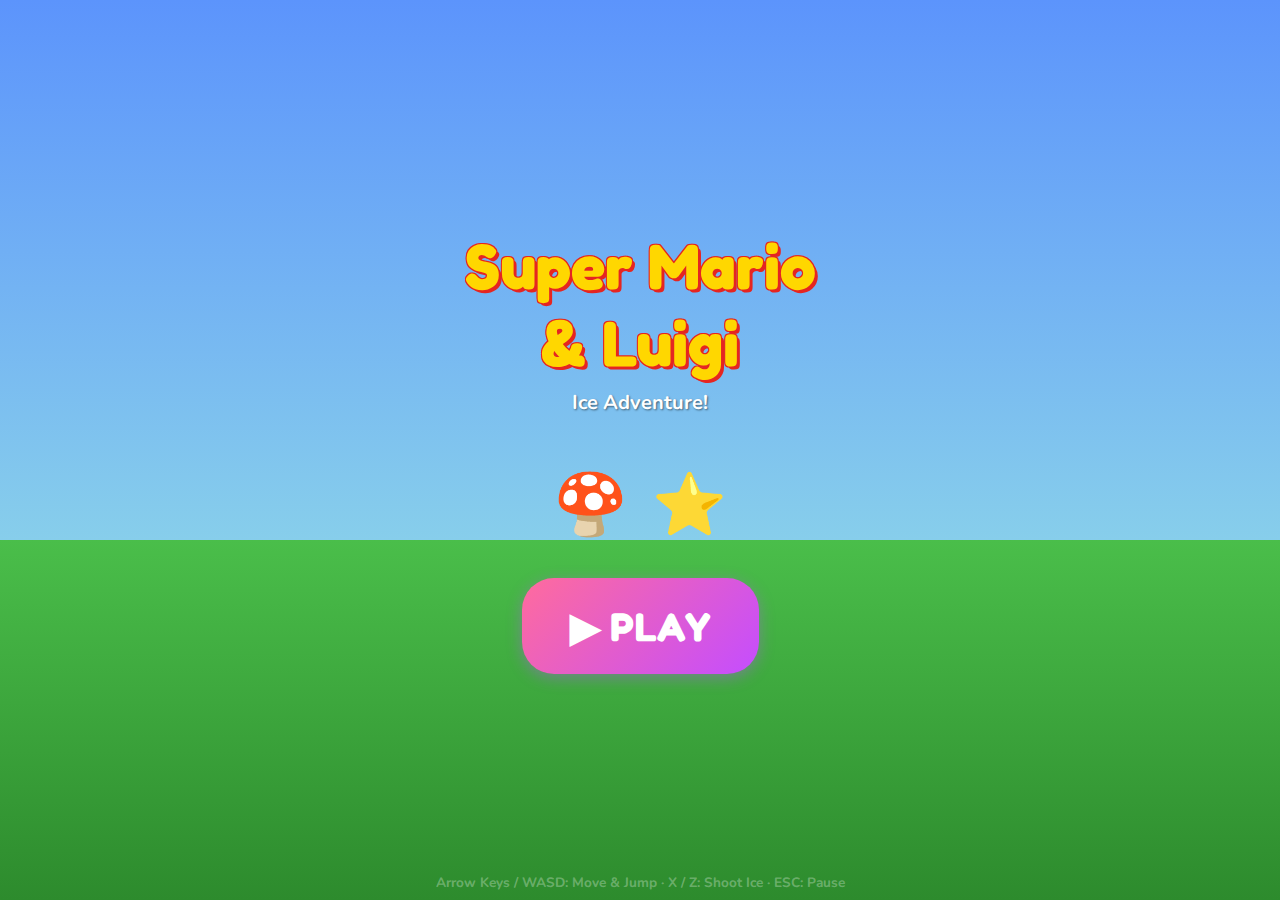
<file: games/mario-adventure/index.html>
<!DOCTYPE html>
<html lang="en">
<head>
  <meta charset="UTF-8">
  <meta name="viewport" content="width=device-width, initial-scale=1.0, user-scalable=no">
  <title>Mario Adventure - Kids Games</title>

  <!-- Shared CSS -->
  <link rel="stylesheet" href="../../shared/css/reset.css">
  <link rel="stylesheet" href="../../shared/css/base.css">
  <link rel="stylesheet" href="../../shared/css/animations.css">
  <link rel="stylesheet" href="../../shared/css/components.css">

  <!-- Game CSS -->
  <link rel="stylesheet" href="style.css">
</head>
<body>
  <div class="game-container">
    <!-- Canvas -->
    <canvas id="gameCanvas"></canvas>

    <!-- ===== TITLE SCREEN ===== -->
    <div id="screen-title" class="game-screen title-bg active">
      <div class="title-logo">Super Mario<br>& Luigi</div>
      <div class="title-sub">Ice Adventure!</div>
      <div class="title-characters">
        <span>🍄</span>
        <span>⭐</span>
      </div>
      <button id="btnPlay" class="btn btn-primary btn-large animate-pulse">▶ PLAY</button>
      <div id="controlsHintKeyboard" class="controls-hint">
        Arrow Keys / WASD: Move &amp; Jump · X / Z: Shoot Ice · ESC: Pause
      </div>
      <div id="controlsHintTouch" class="controls-hint" style="display:none;">
        Tap controls appear during gameplay
      </div>
    </div>

    <!-- ===== CHARACTER SELECT ===== -->
    <div id="screen-characterSelect" class="game-screen char-select-bg">
      <h2 class="char-title">Choose Your Hero!</h2>
      <div class="char-grid">
        <button id="btnMario" class="char-card char-card-mario">
          <div class="char-avatar">🧑‍🔧</div>
          <div class="char-name">Mario</div>
          <div class="char-trait">Balanced &amp; Brave</div>
        </button>
        <button id="btnLuigi" class="char-card char-card-luigi">
          <div class="char-avatar">🧑‍🔧</div>
          <div class="char-name">Luigi</div>
          <div class="char-trait">Jumps Higher!</div>
        </button>
      </div>
    </div>

    <!-- ===== LEVEL SELECT ===== -->
    <div id="screen-levelSelect" class="game-screen level-select-bg">
      <h2 class="level-select-title">Select a Level</h2>
      <div id="levelGrid"></div>
      <button id="btnBackToChars" class="btn-back-levels">← Back</button>
    </div>

    <!-- ===== PLAYING (empty - canvas renders the game) ===== -->
    <div id="screen-playing" class="game-screen" style="background:transparent; pointer-events:none;">
    </div>

    <!-- ===== HUD OVERLAY ===== -->
    <div id="hudOverlay" class="hud-overlay" style="display:none;">
      <div class="hud-left">
        <span id="hudLives">❤️❤️❤️</span>
        <span id="hudCoins">🪙 0</span>
      </div>
      <div class="hud-center">
        <span id="hudPower" style="display:none;"></span>
      </div>
      <div class="hud-right">
        <button id="btnPause">⏸</button>
        <span id="hudScore">Score: 0</span>
      </div>
    </div>

    <!-- ===== TOUCH CONTROLS ===== -->
    <div id="touchControls" class="touch-controls" style="display:none;">
      <div class="touch-dpad">
        <button id="touchLeft" class="touch-btn">◀</button>
        <button id="touchRight" class="touch-btn">▶</button>
      </div>
      <div class="touch-buttons">
        <button id="touchIce" class="touch-btn touch-btn-ice">❄</button>
        <button id="touchJump" class="touch-btn touch-btn-jump">▲</button>
      </div>
    </div>

    <!-- ===== PAUSED ===== -->
    <div id="screen-paused" class="game-screen pause-screen">
      <h2 class="pause-title">⏸ Paused</h2>
      <div class="pause-buttons">
        <button id="btnResume" class="btn btn-primary">▶ Resume</button>
        <button id="btnQuitLevel" class="btn btn-water">← Quit to Levels</button>
      </div>
    </div>

    <!-- ===== LEVEL COMPLETE ===== -->
    <div id="screen-complete" class="game-screen result-screen">
      <h2 id="completeTitle" class="result-title">Level Complete!</h2>
      <div id="completeStars" class="result-stars">★★☆</div>
      <div class="result-stats">
        <span id="completeCoins">Coins: 0 / 0</span>
        <span id="completeEnemies">Enemies: 0 / 0</span>
        <span id="completeTime">Time: 0s</span>
        <span id="completeScore">Score: 0</span>
      </div>
      <div class="result-buttons">
        <button id="btnNextLevel" class="btn btn-primary">Next Level ▶</button>
        <button id="btnBackToLevels" class="btn btn-water">← Levels</button>
      </div>
    </div>

    <!-- ===== GAME OVER ===== -->
    <div id="screen-gameover" class="game-screen result-screen">
      <h2 class="result-title">Oh No!</h2>
      <div style="font-size: 56px; margin-bottom: var(--space-lg);">😢</div>
      <div class="result-stats">
        <span>You can do it! Try again!</span>
        <span id="gameOverCoins">Coins collected: 0</span>
      </div>
      <div class="result-buttons">
        <button id="btnRetry" class="btn btn-primary btn-large">🔄 Try Again!</button>
        <button id="btnGoToLevels" class="btn btn-water">← Levels</button>
      </div>
    </div>
  </div>

  <!-- Shared JS -->
  <script src="../../shared/js/utils.js"></script>
  <script src="../../shared/js/audio.js"></script>
  <script src="../../shared/js/storage.js"></script>

  <!-- Game JS -->
  <script src="levels.js"></script>
  <script src="game.js"></script>
</body>
</html>
</file>
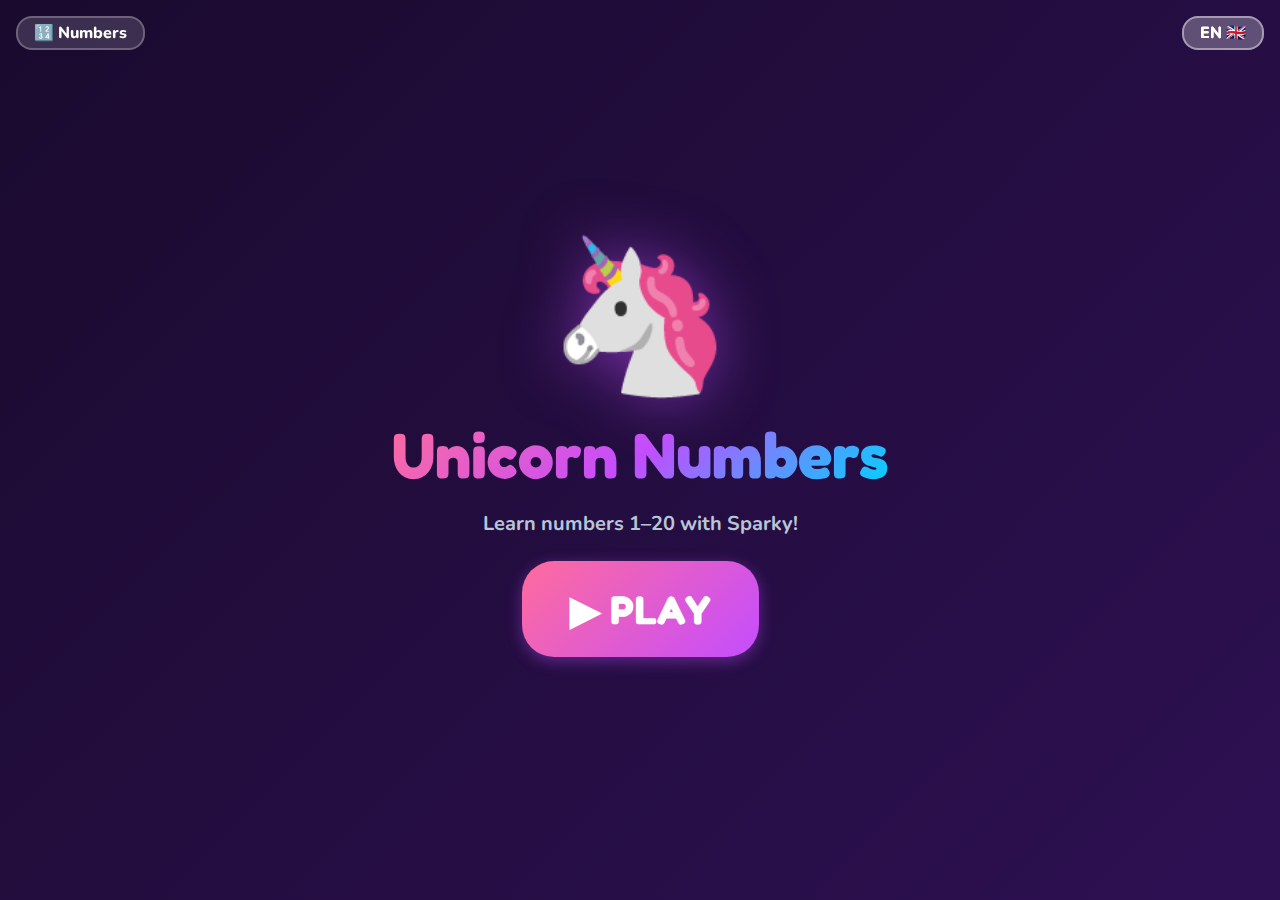
<file: games/unicorn-numbers/index.html>
<!DOCTYPE html>
<html lang="en">
<head>
  <meta charset="UTF-8">
  <meta name="viewport" content="width=device-width, initial-scale=1.0, user-scalable=no">
  <title>Unicorn Numbers 🦄</title>

  <!-- Shared CSS -->
  <link rel="stylesheet" href="../../shared/css/reset.css">
  <link rel="stylesheet" href="../../shared/css/base.css">
  <link rel="stylesheet" href="../../shared/css/animations.css">
  <link rel="stylesheet" href="../../shared/css/components.css">

  <!-- Game CSS -->
  <link rel="stylesheet" href="style.css">
</head>
<body>
  <div class="game-container" data-power="fire">
    <!-- Particle overlay -->
    <canvas class="particle-canvas"></canvas>

    <!-- ===== MODE SELECT SCREEN ===== -->
    <div class="screen mode-select-screen active">
      <button class="btn-lang btn-lang-mode" title="Switch language">EN 🇬🇧</button>
      <div class="title-unicorn">🦄</div>
      <h2 class="mode-select-title">What do you want to learn?</h2>
      <div class="mode-cards">
        <div class="card mode-card" data-mode="numbers">
          <div class="mode-card-icon">🔢</div>
          <div class="mode-card-label">Numbers</div>
        </div>
        <div class="card mode-card" data-mode="hebrew-letters">
          <div class="mode-card-icon">אב</div>
          <div class="mode-card-label">Letters</div>
        </div>
      </div>
    </div>

    <!-- ===== TITLE SCREEN ===== -->
    <div class="screen title-screen">
      <button class="btn-lang" title="Switch language">EN 🇬🇧</button>
      <button class="btn-mode-switch" title="Switch mode">🔢 Numbers</button>
      <div class="title-unicorn">🦄</div>
      <h1 class="title-text">Unicorn Numbers</h1>
      <p class="title-subtitle">Learn numbers 1–20 with Sparky!</p>
      <button class="btn btn-primary btn-large btn-play">▶ PLAY</button>
      <div class="btn-continue-wrapper" style="display: none;">
        <button class="btn btn-primary btn-continue">▶ Continue</button>
        <span class="continue-info"></span>
      </div>
    </div>

    <!-- ===== POWER SELECT SCREEN ===== -->
    <div class="screen power-select-screen">
      <a class="btn-back" href="#">←</a>
      <h2 class="power-select-title">Choose Your Power!</h2>
      <div class="power-cards">
        <div class="card power-card fire" data-power="fire">
          <div class="power-card-icon">🔥</div>
          <div class="power-card-label">Fire</div>
        </div>
        <div class="card power-card water" data-power="water">
          <div class="power-card-icon">💧</div>
          <div class="power-card-label">Water</div>
        </div>
      </div>
    </div>

    <!-- ===== GAME SCREEN ===== -->
    <div class="screen game-screen">
      <!-- HUD -->
      <div class="hud game-hud">
        <div class="hud-group">
          <a class="btn-back" href="#" style="position:static;width:36px;height:36px;">←</a>
          <span class="level-label">Level 1</span>
        </div>
        <div class="progress-bar">
          <div class="progress-fill" style="width: 0%"></div>
        </div>
        <div class="hud-group">
          <span class="star-counter">⭐ 0</span>
          <button class="power-toggle" style="display: none;">🔥</button>
          <button class="btn-lang btn-lang-hud" title="Switch language">EN</button>
        </div>
      </div>

      <!-- Sparky -->
      <div class="sparky-section">
        <div class="sparky fire-glow">🦄</div>
      </div>

      <!-- Prompt -->
      <div class="prompt fire">
        Find number <span class="prompt-number">?</span>!
      </div>

      <!-- Target grid -->
      <div class="target-grid"></div>
    </div>

    <!-- ===== LEVEL COMPLETE SCREEN ===== -->
    <div class="screen level-complete-screen">
      <div class="level-complete-unicorn">🦄</div>
      <h2 class="level-complete-title">Level Complete!</h2>
      <div class="level-stars"></div>
      <button class="btn btn-primary btn-large btn-next-level">▶ Next Level!</button>
    </div>

    <!-- ===== GAME COMPLETE SCREEN ===== -->
    <div class="screen game-complete-screen">
      <div class="level-complete-unicorn">🦄</div>
      <h2 class="game-complete-title"></h2>
      <p class="game-complete-subtitle"></p>
      <div class="number-rainbow"></div>
      <p class="total-stars">⭐ 0 Stars Earned!</p>
      <div style="display: flex; gap: var(--space-md); flex-wrap: wrap; justify-content: center;">
        <button class="btn btn-primary btn-large btn-play-again">🔄 Play Again</button>
        <button class="btn btn-primary btn-home">🏠 Home</button>
      </div>
    </div>
  </div>

  <!-- Shared JS -->
  <script src="../../shared/js/utils.js"></script>
  <script src="../../shared/js/audio.js"></script>
  <script src="../../shared/js/particles.js"></script>
  <script src="../../shared/js/storage.js"></script>

  <!-- Game JS -->
  <script src="modes.js"></script>
  <script src="levels.js"></script>
  <script src="game.js"></script>
</body>
</html>
</file>
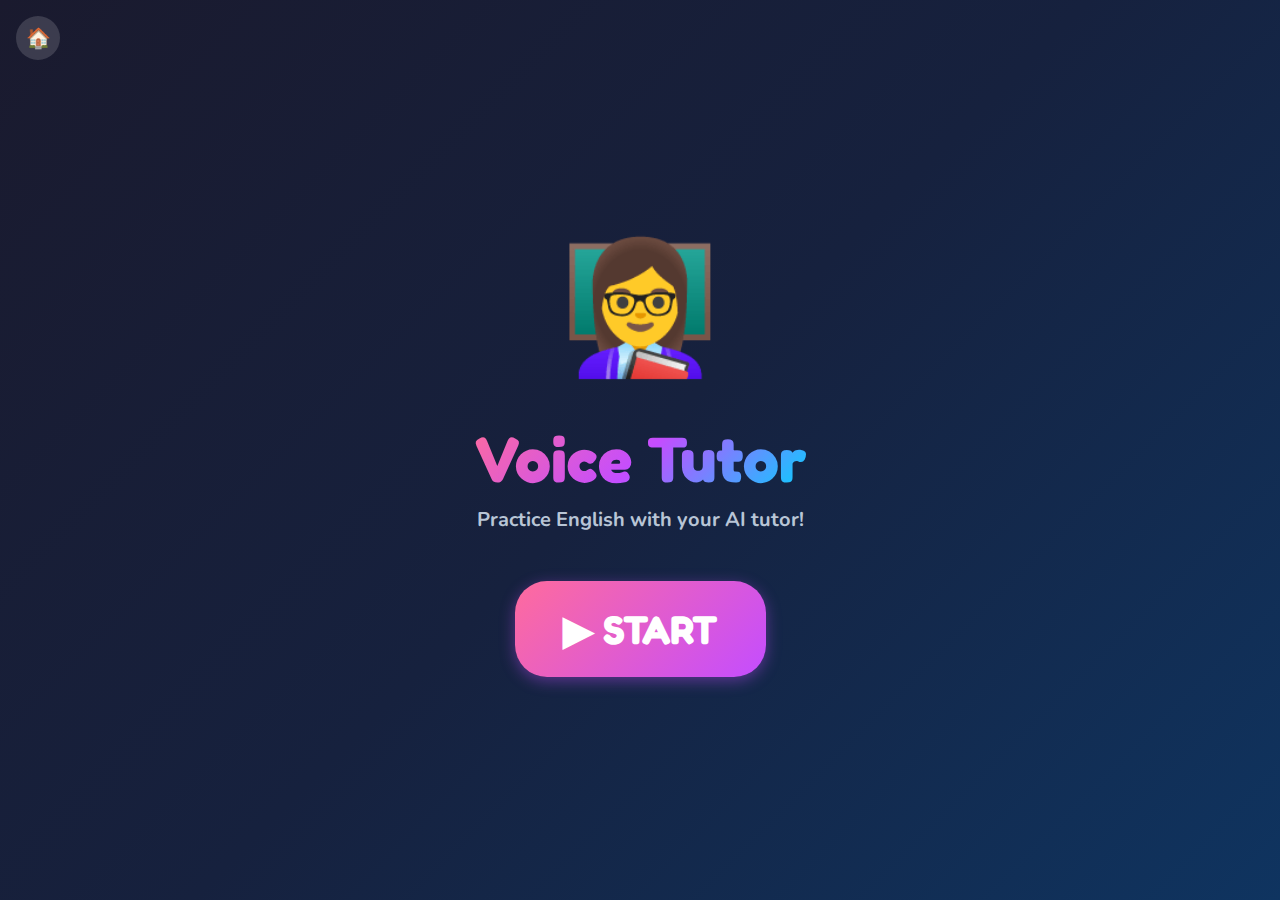
<file: games/voice-tutor/index.html>
<!DOCTYPE html>
<html lang="en">
<head>
  <meta charset="UTF-8">
  <meta name="viewport" content="width=device-width, initial-scale=1.0, user-scalable=no">
  <title>Voice Tutor 👩‍🏫</title>

  <!-- Shared CSS -->
  <link rel="stylesheet" href="../../shared/css/reset.css">
  <link rel="stylesheet" href="../../shared/css/base.css">
  <link rel="stylesheet" href="../../shared/css/animations.css">
  <link rel="stylesheet" href="../../shared/css/components.css">

  <!-- Game CSS -->
  <link rel="stylesheet" href="style.css">
</head>
<body>
  <div class="game-container">
    <!-- Particle overlay -->
    <canvas class="particle-canvas"></canvas>

    <!-- ===== WELCOME SCREEN ===== -->
    <div class="screen welcome-screen active">
      <button class="btn-back" onclick="window.location.href='../../index.html'" title="Home">🏠</button>
      <div class="tutor-emoji animate-float">👩‍🏫</div>
      <h1 class="welcome-title">Voice Tutor</h1>
      <p class="welcome-subtitle">Practice English with your AI tutor!</p>
      <button class="btn btn-primary btn-large start-btn animate-bounce-in" style="animation-delay: 0.3s">
        ▶ START
      </button>
    </div>

    <!-- ===== SETUP SCREEN (for parent) ===== -->
    <div class="screen setup-screen">
      <button class="btn-back setup-back-btn" title="Back">←</button>
      <h2 class="setup-title">Choose a Focus</h2>

      <div class="focus-grid">
        <div class="card focus-card" data-focus="vocabulary">
          <div class="focus-icon">📚</div>
          <div class="focus-label">Vocabulary</div>
          <div class="focus-desc">Learn new words by theme</div>
        </div>
        <div class="card focus-card" data-focus="conversation">
          <div class="focus-icon">💬</div>
          <div class="focus-label">Conversation</div>
          <div class="focus-desc">Practice everyday talking</div>
        </div>
        <div class="card focus-card" data-focus="storytelling">
          <div class="focus-icon">📖</div>
          <div class="focus-label">Storytelling</div>
          <div class="focus-desc">Create stories together</div>
        </div>
        <div class="card focus-card" data-focus="pronunciation">
          <div class="focus-icon">🗣️</div>
          <div class="focus-label">Pronunciation</div>
          <div class="focus-desc">Practice tricky sounds</div>
        </div>
      </div>

      <!-- Vocabulary theme sub-selector (hidden until vocabulary is chosen) -->
      <div class="theme-selector hidden">
        <h3 class="theme-title">Pick a Theme</h3>
        <div class="theme-chips">
          <button class="chip" data-theme="nouns">🎒 Classroom</button>
          <button class="chip" data-theme="verbs">🏃 Actions</button>
          <button class="chip" data-theme="adjectives">🎨 Colors & Sizes</button>
          <button class="chip" data-theme="phrases">👋 Phrases</button>
        </div>
      </div>

      <!-- Conversation topic sub-selector (hidden until conversation is chosen) -->
      <div class="topic-selector hidden">
        <h3 class="theme-title">Pick a Topic</h3>
        <div class="topic-chips">
          <button class="chip" data-topic="ai">✨ Let Me Find Out</button>
          <button class="chip" data-topic="pokemons">⚡ Pokemons</button>
          <button class="chip" data-topic="ninjago">🥷 Ninjago</button>
          <button class="chip" data-topic="space">🚀 Space</button>
          <button class="chip" data-topic="robots">🤖 Robots</button>
        </div>
      </div>

      <!-- Duration picker -->
      <div class="duration-picker hidden">
        <h3 class="duration-title">Session Length</h3>
        <div class="duration-chips">
          <button class="chip duration-chip" data-duration="5">5 min</button>
          <button class="chip duration-chip active" data-duration="10">10 min</button>
          <button class="chip duration-chip" data-duration="15">15 min</button>
        </div>
      </div>

      <button class="btn btn-primary btn-large begin-btn hidden">
        🎤 Begin Session
      </button>
    </div>

    <!-- ===== CONNECTING SCREEN ===== -->
    <div class="screen connecting-screen">
      <div class="connecting-spinner animate-spin"></div>
      <p class="connecting-text">Connecting to your tutor...</p>
      <p class="connecting-subtext">Please allow microphone access</p>

      <!-- Mic denied state (hidden by default) -->
      <div class="mic-denied hidden">
        <div class="mic-denied-icon">🎤</div>
        <p class="mic-denied-text">We need your microphone to talk!</p>
        <button class="btn btn-primary retry-mic-btn">Try Again</button>
      </div>

      <!-- Connection error state (hidden by default) -->
      <div class="connect-error hidden">
        <div class="connect-error-icon">📡</div>
        <p class="connect-error-text">Couldn't connect. Check your internet.</p>
        <p class="connect-error-detail"></p>
        <div class="connect-error-actions">
          <button class="btn btn-primary retry-connect-btn">Retry</button>
          <button class="btn btn-secondary home-btn">Home</button>
        </div>
      </div>
    </div>

    <!-- ===== CONVERSATION SCREEN ===== -->
    <div class="screen conversation-screen">
      <!-- HUD -->
      <div class="hud">
        <div class="hud-group">
          <button class="btn-icon end-session-btn" title="End session">✕</button>
        </div>
        <div class="hud-group">
          <span class="timer">10:00</span>
        </div>
        <div class="hud-group">
          <button class="btn-icon mute-btn" title="Mute">🎤</button>
        </div>
      </div>

      <!-- Tutor avatar -->
      <div class="tutor-avatar-area">
        <div class="tutor-avatar">
          <div class="avatar-ring"></div>
          <div class="avatar-face">👩‍🏫</div>
        </div>
        <p class="tutor-status">Ready</p>
      </div>

      <!-- Text prompt area (for vocab words etc) -->
      <div class="prompt-area">
        <p class="prompt-text"></p>
      </div>

      <!-- Mic indicator -->
      <div class="mic-area">
        <div class="mic-indicator">
          <div class="mic-ripple"></div>
          <div class="mic-icon">🎤</div>
        </div>
        <p class="mic-status">Tap to talk</p>
      </div>
    </div>

    <!-- ===== COMPLETE SCREEN ===== -->
    <div class="screen complete-screen">
      <div class="complete-emoji animate-victory">🎉</div>
      <h2 class="complete-title">Great Job!</h2>
      <div class="session-stats">
        <div class="stat">
          <span class="stat-value session-duration-stat">0</span>
          <span class="stat-label">Minutes</span>
        </div>
      </div>
      <div class="session-review" id="sessionReview">
        <!-- Dynamically populated: skill cards with rating, note -->
      </div>
      <p class="review-summary" id="reviewSummary"></p>
      <div class="complete-actions">
        <button class="btn btn-primary btn-large play-again-btn">🔄 Play Again</button>
        <button class="btn btn-secondary home-btn-complete">🏠 Home</button>
      </div>
    </div>
  </div>

  <!-- Shared JS -->
  <script src="../../shared/js/utils.js"></script>
  <script src="../../shared/js/audio.js"></script>
  <script src="../../shared/js/particles.js"></script>
  <script src="../../shared/js/storage.js"></script>
  <script src="../../shared/js/profile.js"></script>
  <script src="../../shared/js/shared-coins.js"></script>
  <script src="../../shared/js/energy.js"></script>

  <!-- Game JS -->
  <script src="gemini-live.js"></script>
  <script src="game.js"></script>
</body>
</html>
</file>
<file: shared/css/base.css>
@import url('https://fonts.googleapis.com/css2?family=Fredoka+One&family=Nunito:wght@600;700;800&display=swap');

:root {
  /* Core palette */
  --color-bg: #1a1a2e;
  --color-surface: #16213e;
  --color-text: #ffffff;
  --color-text-muted: #b8c5d6;

  /* Fire theme */
  --fire-primary: #ff6b35;
  --fire-secondary: #ff9f1c;
  --fire-glow: #ff4500;
  --fire-bg-start: #1a0a00;
  --fire-bg-end: #2d1810;

  /* Water theme */
  --water-primary: #00d4ff;
  --water-secondary: #7b68ee;
  --water-glow: #00ffff;
  --water-bg-start: #000a1a;
  --water-bg-end: #0d1b2a;

  /* Rainbow theme */
  --rainbow-glow: #ff69b4;

  /* UI */
  --radius-sm: 8px;
  --radius-md: 16px;
  --radius-lg: 24px;
  --radius-xl: 32px;
  --radius-round: 50%;

  --shadow-sm: 0 2px 8px rgba(0, 0, 0, 0.2);
  --shadow-md: 0 4px 16px rgba(0, 0, 0, 0.3);
  --shadow-lg: 0 8px 32px rgba(0, 0, 0, 0.4);
  --shadow-glow: 0 0 20px currentColor;

  /* Spacing */
  --space-xs: 4px;
  --space-sm: 8px;
  --space-md: 16px;
  --space-lg: 24px;
  --space-xl: 32px;
  --space-2xl: 48px;

  /* Typography */
  --font-display: 'Fredoka One', cursive;
  --font-body: 'Nunito', sans-serif;

  --text-xs: clamp(0.7rem, 1.5vw, 0.85rem);
  --text-sm: clamp(0.85rem, 2vw, 1rem);
  --text-md: clamp(1rem, 2.5vw, 1.25rem);
  --text-lg: clamp(1.25rem, 3vw, 1.75rem);
  --text-xl: clamp(1.75rem, 4vw, 2.5rem);
  --text-2xl: clamp(2.5rem, 6vw, 4rem);
  --text-3xl: clamp(3rem, 8vw, 5rem);

  /* Transitions */
  --ease-bounce: cubic-bezier(0.68, -0.55, 0.265, 1.55);
  --ease-smooth: cubic-bezier(0.4, 0, 0.2, 1);
  --duration-fast: 150ms;
  --duration-normal: 300ms;
  --duration-slow: 600ms;
}

html {
  font-size: 16px;
}

body {
  font-family: var(--font-body);
  font-weight: 700;
  color: var(--color-text);
  background: var(--color-bg);
  -webkit-font-smoothing: antialiased;
  -moz-osx-font-smoothing: grayscale;
  user-select: none;
  touch-action: manipulation;
}

h1, h2, h3 {
  font-family: var(--font-display);
  line-height: 1.2;
}
</file>
<file: shared/css/animations.css>
/* Bounce in from scale 0 */
@keyframes bounce-in {
  0% { transform: scale(0); opacity: 0; }
  50% { transform: scale(1.2); }
  70% { transform: scale(0.9); }
  100% { transform: scale(1); opacity: 1; }
}

/* Gentle floating idle */
@keyframes float {
  0%, 100% { transform: translateY(0); }
  50% { transform: translateY(-12px); }
}

/* Bounce up and down */
@keyframes bounce {
  0%, 100% { transform: translateY(0); }
  50% { transform: translateY(-20px); }
}

/* Wobble for wrong answers */
@keyframes wobble {
  0% { transform: translateX(0); }
  15% { transform: translateX(-8px) rotate(-3deg); }
  30% { transform: translateX(6px) rotate(2deg); }
  45% { transform: translateX(-4px) rotate(-1deg); }
  60% { transform: translateX(2px) rotate(0.5deg); }
  75% { transform: translateX(-1px); }
  100% { transform: translateX(0); }
}

/* Pulse glow */
@keyframes pulse-glow {
  0%, 100% { filter: brightness(1) drop-shadow(0 0 8px currentColor); }
  50% { filter: brightness(1.3) drop-shadow(0 0 20px currentColor); }
}

/* Spin */
@keyframes spin {
  from { transform: rotate(0deg); }
  to { transform: rotate(360deg); }
}

/* Scale pulse */
@keyframes pulse {
  0%, 100% { transform: scale(1); }
  50% { transform: scale(1.08); }
}

/* Pop in */
@keyframes pop-in {
  0% { transform: scale(0); opacity: 0; }
  80% { transform: scale(1.15); opacity: 1; }
  100% { transform: scale(1); }
}

/* Fade in */
@keyframes fade-in {
  from { opacity: 0; }
  to { opacity: 1; }
}

/* Fade in and slide up */
@keyframes fade-up {
  from { opacity: 0; transform: translateY(20px); }
  to { opacity: 1; transform: translateY(0); }
}

/* Slide in from bottom */
@keyframes slide-up {
  from { transform: translateY(100%); opacity: 0; }
  to { transform: translateY(0); opacity: 1; }
}

/* Star collect animation */
@keyframes star-collect {
  0% { transform: scale(0) rotate(0deg); opacity: 0; }
  50% { transform: scale(1.5) rotate(180deg); opacity: 1; }
  100% { transform: scale(1) rotate(360deg); opacity: 1; }
}

/* Rainbow color cycle */
@keyframes rainbow {
  0% { filter: hue-rotate(0deg); }
  100% { filter: hue-rotate(360deg); }
}

/* Melt away (for ice blocks) */
@keyframes melt {
  0% { transform: scale(1); opacity: 1; border-radius: var(--radius-md); }
  50% { transform: scale(1.05) translateY(5px); opacity: 0.7; border-radius: 40% 40% 50% 50%; }
  100% { transform: scale(0.8) translateY(15px); opacity: 0; border-radius: 50%; }
}

/* Grow (for flowers) */
@keyframes grow {
  0% { transform: scale(0) translateY(20px); opacity: 0; }
  60% { transform: scale(1.2) translateY(-5px); opacity: 1; }
  100% { transform: scale(1) translateY(0); opacity: 1; }
}

/* Confetti fall */
@keyframes confetti-fall {
  0% { transform: translateY(-10vh) rotate(0deg); opacity: 1; }
  100% { transform: translateY(110vh) rotate(720deg); opacity: 0; }
}

/* Victory dance */
@keyframes victory-dance {
  0%, 100% { transform: translateY(0) rotate(0deg) scale(1); }
  25% { transform: translateY(-15px) rotate(-10deg) scale(1.1); }
  50% { transform: translateY(0) rotate(0deg) scale(1); }
  75% { transform: translateY(-15px) rotate(10deg) scale(1.1); }
}

/* Utility classes */
.animate-bounce-in { animation: bounce-in 0.6s var(--ease-bounce) both; }
.animate-float { animation: float 3s ease-in-out infinite; }
.animate-bounce { animation: bounce 1s ease-in-out infinite; }
.animate-wobble { animation: wobble 0.6s ease-in-out; }
.animate-pulse-glow { animation: pulse-glow 2s ease-in-out infinite; }
.animate-spin { animation: spin 1s linear infinite; }
.animate-pulse { animation: pulse 2s ease-in-out infinite; }
.animate-pop-in { animation: pop-in 0.4s var(--ease-bounce) both; }
.animate-fade-in { animation: fade-in 0.4s ease both; }
.animate-fade-up { animation: fade-up 0.5s ease both; }
.animate-slide-up { animation: slide-up 0.5s var(--ease-bounce) both; }
.animate-star-collect { animation: star-collect 0.8s var(--ease-bounce) both; }
.animate-rainbow { animation: rainbow 3s linear infinite; }
.animate-victory { animation: victory-dance 1s ease-in-out infinite; }
</file>
<file: shared/css/components.css>
/* ===== SCREENS ===== */
.screen {
  position: absolute;
  inset: 0;
  display: flex;
  flex-direction: column;
  align-items: center;
  justify-content: center;
  padding: var(--space-lg);
  opacity: 0;
  pointer-events: none;
  transition: opacity var(--duration-normal) var(--ease-smooth);
}

.screen.active {
  opacity: 1;
  pointer-events: auto;
}

/* ===== BUTTONS ===== */
.btn {
  display: inline-flex;
  align-items: center;
  justify-content: center;
  gap: var(--space-sm);
  padding: var(--space-md) var(--space-xl);
  font-family: var(--font-display);
  font-size: var(--text-lg);
  color: white;
  border-radius: var(--radius-lg);
  transition: transform var(--duration-fast) var(--ease-bounce),
              box-shadow var(--duration-fast) var(--ease-smooth);
  position: relative;
  overflow: hidden;
}

.btn:active {
  transform: scale(0.95);
}

.btn-primary {
  background: linear-gradient(135deg, #ff6b9d, #c44dff);
  box-shadow: 0 4px 15px rgba(196, 77, 255, 0.4);
}

.btn-primary:hover {
  box-shadow: 0 6px 25px rgba(196, 77, 255, 0.6);
  transform: scale(1.05);
}

.btn-fire {
  background: linear-gradient(135deg, var(--fire-primary), var(--fire-secondary));
  box-shadow: 0 4px 15px rgba(255, 107, 53, 0.4);
}

.btn-fire:hover {
  box-shadow: 0 6px 25px rgba(255, 107, 53, 0.6);
  transform: scale(1.05);
}

.btn-water {
  background: linear-gradient(135deg, var(--water-primary), var(--water-secondary));
  box-shadow: 0 4px 15px rgba(0, 212, 255, 0.4);
}

.btn-water:hover {
  box-shadow: 0 6px 25px rgba(0, 212, 255, 0.6);
  transform: scale(1.05);
}

.btn-large {
  padding: var(--space-lg) var(--space-2xl);
  font-size: var(--text-xl);
  border-radius: var(--radius-xl);
  min-width: 200px;
  min-height: 70px;
}

.btn-icon {
  width: 48px;
  height: 48px;
  padding: 0;
  border-radius: var(--radius-round);
  font-size: var(--text-lg);
}

/* ===== CARDS ===== */
.card {
  background: rgba(255, 255, 255, 0.08);
  border: 2px solid rgba(255, 255, 255, 0.12);
  border-radius: var(--radius-lg);
  padding: var(--space-xl);
  backdrop-filter: blur(10px);
  transition: transform var(--duration-normal) var(--ease-bounce),
              box-shadow var(--duration-normal) var(--ease-smooth);
}

.card:hover {
  transform: translateY(-4px);
  box-shadow: var(--shadow-lg);
}

/* ===== STAR DISPLAY ===== */
.stars {
  display: flex;
  gap: var(--space-xs);
  font-size: var(--text-lg);
}

.star {
  opacity: 0.3;
  transition: all var(--duration-normal) var(--ease-bounce);
}

.star.earned {
  opacity: 1;
  animation: star-collect 0.8s var(--ease-bounce) both;
}

/* ===== PROGRESS BAR ===== */
.progress-bar {
  width: 100%;
  max-width: 300px;
  height: 12px;
  background: rgba(255, 255, 255, 0.15);
  border-radius: 6px;
  overflow: hidden;
}

.progress-fill {
  height: 100%;
  border-radius: 6px;
  background: linear-gradient(90deg, #ff6b9d, #c44dff);
  transition: width var(--duration-slow) var(--ease-smooth);
}

/* ===== HUD (heads-up display) ===== */
.hud {
  position: absolute;
  top: 0;
  left: 0;
  right: 0;
  display: flex;
  align-items: center;
  justify-content: space-between;
  padding: var(--space-md) var(--space-lg);
  z-index: 10;
}

.hud-group {
  display: flex;
  align-items: center;
  gap: var(--space-sm);
}

/* ===== PARTICLE CANVAS ===== */
.particle-canvas {
  position: absolute;
  inset: 0;
  pointer-events: none;
  z-index: 100;
}

/* ===== BACK BUTTON ===== */
.btn-back {
  position: absolute;
  top: var(--space-md);
  left: var(--space-md);
  z-index: 20;
  width: 44px;
  height: 44px;
  border-radius: var(--radius-round);
  background: rgba(255, 255, 255, 0.15);
  display: flex;
  align-items: center;
  justify-content: center;
  font-size: var(--text-md);
  transition: background var(--duration-fast);
}

.btn-back:hover {
  background: rgba(255, 255, 255, 0.25);
}
</file>
<file: games/mario-adventure/style.css>
/* ===== GAME CONTAINER ===== */
.game-container {
  position: relative;
  width: 100%;
  height: 100%;
  overflow: hidden;
  background: #000;
  display: flex;
  align-items: center;
  justify-content: center;
}

#gameCanvas {
  display: block;
  image-rendering: pixelated;
  image-rendering: crisp-edges;
}

/* ===== SCREENS ===== */
.game-screen {
  position: absolute;
  inset: 0;
  display: flex;
  flex-direction: column;
  align-items: center;
  justify-content: center;
  padding: var(--space-lg);
  opacity: 0;
  pointer-events: none;
  transition: opacity 0.3s ease;
  z-index: 20;
}

.game-screen.active {
  opacity: 1;
  pointer-events: auto;
}

/* ===== TITLE SCREEN ===== */
.title-bg {
  background: linear-gradient(180deg, #5c94fc 0%, #87CEEB 60%, #4abe4a 60%, #2d8b2d 100%);
}

.title-logo {
  font-family: var(--font-display);
  font-size: var(--text-2xl);
  color: #FFD700;
  text-shadow:
    3px 3px 0 #E52521,
    -1px -1px 0 #E52521,
    1px -1px 0 #E52521,
    -1px 1px 0 #E52521;
  text-align: center;
  margin-bottom: var(--space-sm);
  animation: float 3s ease-in-out infinite;
}

.title-sub {
  font-family: var(--font-body);
  font-size: var(--text-md);
  color: #FFF;
  text-shadow: 1px 1px 2px rgba(0,0,0,0.5);
  margin-bottom: var(--space-2xl);
}

.title-characters {
  font-size: 60px;
  margin-bottom: var(--space-xl);
  display: flex;
  gap: var(--space-lg);
}

.title-characters span {
  animation: bounce 1s ease-in-out infinite;
}

.title-characters span:nth-child(2) {
  animation-delay: 0.2s;
}

/* ===== CHARACTER SELECT ===== */
.char-select-bg {
  background: linear-gradient(135deg, #1a0a2e, #16213e);
}

.char-title {
  font-family: var(--font-display);
  font-size: var(--text-xl);
  margin-bottom: var(--space-2xl);
}

.char-grid {
  display: flex;
  gap: var(--space-xl);
  flex-wrap: wrap;
  justify-content: center;
}

.char-card {
  display: flex;
  flex-direction: column;
  align-items: center;
  padding: var(--space-xl);
  border-radius: var(--radius-lg);
  cursor: pointer;
  transition: transform 0.3s var(--ease-bounce), box-shadow 0.3s;
  min-width: 160px;
}

.char-card:hover {
  transform: translateY(-8px) scale(1.05);
}

.char-card-mario {
  background: linear-gradient(135deg, #E52521, #C01010);
  box-shadow: 0 4px 20px rgba(229, 37, 33, 0.4);
}

.char-card-mario:hover {
  box-shadow: 0 8px 30px rgba(229, 37, 33, 0.6);
}

.char-card-luigi {
  background: linear-gradient(135deg, #40B040, #2d8b2d);
  box-shadow: 0 4px 20px rgba(64, 176, 64, 0.4);
}

.char-card-luigi:hover {
  box-shadow: 0 8px 30px rgba(64, 176, 64, 0.6);
}

.char-avatar {
  font-size: 64px;
  margin-bottom: var(--space-md);
}

.char-name {
  font-family: var(--font-display);
  font-size: var(--text-lg);
  margin-bottom: var(--space-xs);
}

.char-trait {
  font-size: var(--text-sm);
  opacity: 0.8;
}

/* ===== LEVEL SELECT ===== */
.level-select-bg {
  background: linear-gradient(135deg, #1a0a2e, #16213e);
  overflow-y: auto;
}

.level-select-title {
  font-family: var(--font-display);
  font-size: var(--text-xl);
  margin-bottom: var(--space-lg);
}

#levelGrid {
  display: grid;
  grid-template-columns: repeat(auto-fit, minmax(140px, 1fr));
  gap: var(--space-md);
  max-width: 700px;
  width: 100%;
  padding: var(--space-md);
}

.level-card {
  display: flex;
  flex-direction: column;
  align-items: center;
  padding: var(--space-lg) var(--space-md);
  background: rgba(255, 255, 255, 0.08);
  border: 2px solid rgba(255, 255, 255, 0.15);
  border-radius: var(--radius-lg);
  cursor: pointer;
  transition: transform 0.3s var(--ease-bounce), box-shadow 0.3s, border-color 0.3s;
  font-family: var(--font-body);
  color: var(--color-text);
}

.level-card:hover:not(.locked) {
  transform: translateY(-4px) scale(1.03);
  box-shadow: 0 6px 20px rgba(196, 77, 255, 0.3);
  border-color: rgba(196, 77, 255, 0.5);
}

.level-card.locked {
  opacity: 0.4;
  cursor: not-allowed;
}

.level-num {
  font-family: var(--font-display);
  font-size: var(--text-xl);
  margin-bottom: var(--space-xs);
}

.level-name {
  font-size: var(--text-sm);
  margin-bottom: var(--space-xs);
  text-align: center;
}

.level-stars {
  color: #FFD700;
  font-size: var(--text-md);
  margin-bottom: var(--space-xs);
}

.level-power {
  font-size: var(--text-xs);
  opacity: 0.6;
}

.btn-back-levels {
  margin-top: var(--space-lg);
  padding: var(--space-sm) var(--space-lg);
  background: rgba(255, 255, 255, 0.1);
  border-radius: var(--radius-md);
  font-family: var(--font-display);
  font-size: var(--text-sm);
  cursor: pointer;
  transition: background 0.2s;
}

.btn-back-levels:hover {
  background: rgba(255, 255, 255, 0.2);
}

/* ===== HUD ===== */
.hud-overlay {
  position: absolute;
  top: 0;
  left: 0;
  right: 0;
  display: none;
  justify-content: space-between;
  align-items: flex-start;
  padding: 8px 16px;
  z-index: 15;
  pointer-events: none;
  font-family: var(--font-display);
  font-size: var(--text-sm);
  color: #FFF;
  text-shadow: 1px 1px 2px rgba(0,0,0,0.6);
}

.hud-left, .hud-center, .hud-right {
  display: flex;
  flex-direction: column;
  gap: 4px;
}

.hud-center {
  align-items: center;
}

.hud-right {
  align-items: flex-end;
}

#btnPause {
  pointer-events: auto;
  background: rgba(0,0,0,0.3);
  border: none;
  border-radius: 50%;
  width: 36px;
  height: 36px;
  display: flex;
  align-items: center;
  justify-content: center;
  cursor: pointer;
  font-size: 18px;
  color: #FFF;
  transition: background 0.2s;
}

#btnPause:hover {
  background: rgba(0,0,0,0.5);
}

#hudPower {
  background: rgba(0,0,0,0.3);
  padding: 2px 8px;
  border-radius: 8px;
  font-size: var(--text-xs);
}

/* ===== TOUCH CONTROLS ===== */
.touch-controls {
  position: absolute;
  bottom: 12px;
  left: 0;
  right: 0;
  display: none;
  justify-content: space-between;
  padding: 0 16px;
  z-index: 25;
  pointer-events: none;
}

.touch-dpad {
  display: flex;
  gap: 8px;
  pointer-events: auto;
}

.touch-buttons {
  display: flex;
  gap: 10px;
  pointer-events: auto;
}

.touch-btn {
  width: 64px;
  height: 64px;
  border-radius: 50%;
  background: rgba(255, 255, 255, 0.2);
  border: 2px solid rgba(255, 255, 255, 0.35);
  display: flex;
  align-items: center;
  justify-content: center;
  font-family: var(--font-display);
  font-size: 22px;
  color: #FFF;
  user-select: none;
  -webkit-user-select: none;
  transition: background 0.1s;
}

.touch-btn:active {
  background: rgba(255, 255, 255, 0.4);
}

.touch-btn-jump {
  background: rgba(229, 37, 33, 0.35);
  border-color: rgba(229, 37, 33, 0.6);
}

.touch-btn-ice {
  background: rgba(0, 180, 255, 0.35);
  border-color: rgba(0, 180, 255, 0.6);
}

/* ===== LEVEL COMPLETE / GAME OVER ===== */
.result-screen {
  background: rgba(0, 0, 0, 0.85);
  backdrop-filter: blur(8px);
}

.result-title {
  font-family: var(--font-display);
  font-size: var(--text-xl);
  color: #FFD700;
  margin-bottom: var(--space-md);
}

.result-stars {
  font-size: 42px;
  color: #FFD700;
  margin-bottom: var(--space-lg);
  letter-spacing: 6px;
}

.result-stats {
  display: flex;
  flex-direction: column;
  gap: var(--space-sm);
  margin-bottom: var(--space-xl);
  font-size: var(--text-md);
  text-align: center;
}

.result-buttons {
  display: flex;
  gap: var(--space-md);
  flex-wrap: wrap;
  justify-content: center;
}

/* ===== PAUSE OVERLAY ===== */
.pause-screen {
  background: rgba(0, 0, 0, 0.75);
  backdrop-filter: blur(6px);
}

.pause-title {
  font-family: var(--font-display);
  font-size: var(--text-xl);
  margin-bottom: var(--space-xl);
}

.pause-buttons {
  display: flex;
  flex-direction: column;
  gap: var(--space-md);
}

/* ===== CONTROLS HINT ===== */
.controls-hint {
  position: absolute;
  bottom: 8px;
  left: 50%;
  transform: translateX(-50%);
  font-size: var(--text-xs);
  color: rgba(255, 255, 255, 0.3);
  text-align: center;
  z-index: 5;
  pointer-events: none;
}

/* ===== RESPONSIVE ===== */
@media (max-width: 600px) {
  .char-grid {
    gap: var(--space-md);
  }
  .char-card {
    min-width: 130px;
    padding: var(--space-md);
  }
  .char-avatar {
    font-size: 48px;
  }
  .touch-btn {
    width: 56px;
    height: 56px;
    font-size: 18px;
  }
  #levelGrid {
    grid-template-columns: repeat(auto-fit, minmax(110px, 1fr));
    gap: var(--space-sm);
  }
  .level-card {
    padding: var(--space-md) var(--space-sm);
  }
}
</file>
<file: games/unicorn-numbers/style.css>
/* ===== GAME CONTAINER ===== */
.game-container {
  position: relative;
  width: 100%;
  height: 100%;
  overflow: hidden;
  transition: background var(--duration-slow) var(--ease-smooth);
}

/* ===== POWER THEMES ===== */
.game-container[data-power="fire"] {
  background: linear-gradient(135deg, var(--fire-bg-start), var(--fire-bg-end));
}

.game-container[data-power="water"] {
  background: linear-gradient(135deg, var(--water-bg-start), var(--water-bg-end));
}

.game-container[data-power="rainbow"] {
  background: linear-gradient(135deg, #1a0020, #0d001a, #001a10);
}

/* ===== MODE SELECT SCREEN ===== */
.mode-select-screen {
  gap: var(--space-lg);
  text-align: center;
  background: linear-gradient(135deg, #1a0a2e, #2d1052);
}

.mode-select-title {
  font-size: var(--text-xl);
}

.mode-cards {
  display: flex;
  gap: var(--space-xl);
  flex-wrap: wrap;
  justify-content: center;
}

.mode-card {
  width: clamp(140px, 35vw, 200px);
  padding: var(--space-xl) var(--space-lg);
  text-align: center;
  cursor: pointer;
  border: 3px solid rgba(196, 77, 255, 0.4);
  box-shadow: 0 0 20px rgba(196, 77, 255, 0.2);
  transition: all var(--duration-normal) var(--ease-bounce);
}

.mode-card:hover {
  transform: translateY(-8px) scale(1.05);
  border-color: rgba(196, 77, 255, 0.7);
  box-shadow: 0 0 40px rgba(196, 77, 255, 0.4);
}

.mode-card-icon {
  font-size: clamp(50px, 12vw, 80px);
  margin-bottom: var(--space-md);
}

.mode-card-label {
  font-family: var(--font-display);
  font-size: var(--text-lg);
}

/* Mode switch button on title screen */
.btn-mode-switch {
  position: absolute;
  top: var(--space-md);
  left: var(--space-md);
  z-index: 20;
  padding: var(--space-xs) var(--space-md);
  border-radius: var(--radius-md);
  background: rgba(255, 255, 255, 0.15);
  border: 2px solid rgba(255, 255, 255, 0.25);
  color: white;
  font-family: var(--font-body);
  font-weight: 800;
  font-size: var(--text-sm);
  cursor: pointer;
  transition: all var(--duration-fast) var(--ease-bounce);
  -webkit-tap-highlight-color: transparent;
}

.btn-mode-switch:hover {
  background: rgba(255, 255, 255, 0.25);
  transform: scale(1.05);
}

.btn-mode-switch:active {
  transform: scale(0.95);
}

/* Hebrew letter targets — larger font */
.target-btn .target-letter {
  font-size: var(--text-2xl);
  line-height: 1;
}

/* ===== TITLE SCREEN ===== */
.title-screen {
  gap: var(--space-lg);
  text-align: center;
  background: linear-gradient(135deg, #1a0a2e, #2d1052);
}

.title-unicorn {
  font-size: clamp(80px, 20vw, 150px);
  line-height: 1;
  animation: float 3s ease-in-out infinite;
  filter: drop-shadow(0 0 30px rgba(196, 77, 255, 0.5));
}

.title-text {
  font-size: var(--text-2xl);
  background: linear-gradient(135deg, #ff6b9d, #c44dff, #00d4ff);
  -webkit-background-clip: text;
  -webkit-text-fill-color: transparent;
  background-clip: text;
}

.title-subtitle {
  font-size: var(--text-md);
  color: var(--color-text-muted);
  margin-top: calc(-1 * var(--space-sm));
}

/* Continue button */
.btn-continue-wrapper {
  display: flex;
  flex-direction: column;
  align-items: center;
  gap: var(--space-sm);
  margin-top: var(--space-md);
}

.continue-info {
  font-size: var(--text-xs);
  color: var(--color-text-muted);
}

/* ===== POWER SELECT SCREEN ===== */
.power-select-screen {
  gap: var(--space-xl);
  background: linear-gradient(135deg, #1a0a2e, #2d1052);
}

.power-select-title {
  font-size: var(--text-xl);
  text-align: center;
}

.power-cards {
  display: flex;
  gap: var(--space-xl);
  flex-wrap: wrap;
  justify-content: center;
}

.power-card {
  width: clamp(140px, 35vw, 200px);
  padding: var(--space-xl) var(--space-lg);
  text-align: center;
  cursor: pointer;
  border: 3px solid transparent;
  transition: all var(--duration-normal) var(--ease-bounce);
}

.power-card:hover {
  transform: translateY(-8px) scale(1.05);
}

.power-card-icon {
  font-size: clamp(50px, 12vw, 80px);
  margin-bottom: var(--space-md);
}

.power-card-label {
  font-family: var(--font-display);
  font-size: var(--text-lg);
}

.power-card.fire {
  border-color: var(--fire-primary);
  box-shadow: 0 0 20px rgba(255, 107, 53, 0.3);
}

.power-card.fire:hover {
  box-shadow: 0 0 40px rgba(255, 107, 53, 0.5);
}

.power-card.water {
  border-color: var(--water-primary);
  box-shadow: 0 0 20px rgba(0, 212, 255, 0.3);
}

.power-card.water:hover {
  box-shadow: 0 0 40px rgba(0, 212, 255, 0.5);
}

/* ===== GAME SCREEN ===== */
.game-screen {
  justify-content: flex-start;
  padding-top: 70px;
  gap: var(--space-md);
}

/* HUD */
.game-hud {
  background: rgba(0, 0, 0, 0.3);
  border-radius: 0 0 var(--radius-md) var(--radius-md);
  padding: var(--space-sm) var(--space-lg);
}

.level-label {
  font-family: var(--font-display);
  font-size: var(--text-sm);
  opacity: 0.8;
}

.star-counter {
  font-size: var(--text-md);
}

.power-toggle {
  width: 40px;
  height: 40px;
  border-radius: var(--radius-round);
  background: rgba(255, 255, 255, 0.15);
  font-size: 20px;
  display: flex;
  align-items: center;
  justify-content: center;
  transition: all var(--duration-fast);
}

.power-toggle:hover {
  background: rgba(255, 255, 255, 0.25);
}

/* Sparky section */
.sparky-section {
  display: flex;
  flex-direction: column;
  align-items: center;
  gap: var(--space-sm);
}

.sparky {
  font-size: clamp(60px, 15vw, 100px);
  line-height: 1;
  animation: float 3s ease-in-out infinite;
  transition: filter var(--duration-slow);
}

.sparky.fire-glow {
  filter: drop-shadow(0 0 20px var(--fire-glow)) drop-shadow(0 0 40px rgba(255, 69, 0, 0.3));
}

.sparky.water-glow {
  filter: drop-shadow(0 0 20px var(--water-glow)) drop-shadow(0 0 40px rgba(0, 255, 255, 0.3));
}

.sparky.rainbow-glow {
  filter: drop-shadow(0 0 20px var(--rainbow-glow)) drop-shadow(0 0 40px rgba(255, 105, 180, 0.3));
  animation: float 3s ease-in-out infinite, rainbow 3s linear infinite;
}

/* Prompt */
.prompt {
  font-family: var(--font-display);
  font-size: var(--text-xl);
  text-align: center;
  min-height: 1.5em;
  animation: fade-in 0.3s ease;
}

.prompt-number {
  display: inline-block;
  font-size: var(--text-2xl);
  animation: bounce-in 0.5s var(--ease-bounce);
}

.prompt.fire .prompt-number {
  color: var(--fire-secondary);
  text-shadow: 0 0 20px var(--fire-glow);
}

.prompt.water .prompt-number {
  color: var(--water-primary);
  text-shadow: 0 0 20px var(--water-glow);
}

.prompt.rainbow .prompt-number {
  background: linear-gradient(135deg, var(--fire-secondary), var(--water-primary), #ff69b4);
  -webkit-background-clip: text;
  -webkit-text-fill-color: transparent;
  background-clip: text;
  filter: drop-shadow(0 0 10px rgba(255, 105, 180, 0.5));
}

.prompt-speaker {
  cursor: pointer;
  animation: bounce-in 0.5s var(--ease-bounce), pulse 2s ease-in-out infinite;
  -webkit-text-fill-color: initial;
  background: none;
  filter: none;
}

/* ===== TARGET GRID ===== */
.target-grid {
  display: flex;
  flex-wrap: wrap;
  justify-content: center;
  gap: var(--space-md);
  padding: var(--space-md);
  max-width: 600px;
  width: 100%;
}

/* ===== TARGET BUTTONS ===== */
.target-btn {
  position: relative;
  min-width: 100px;
  min-height: 100px;
  width: clamp(80px, 20vw, 120px);
  height: clamp(80px, 20vw, 120px);
  border-radius: var(--radius-lg);
  font-family: var(--font-display);
  font-size: var(--text-xl);
  color: white;
  display: flex;
  flex-direction: column;
  align-items: center;
  justify-content: center;
  gap: 4px;
  animation: pop-in 0.4s var(--ease-bounce) both;
  transition: transform var(--duration-fast) var(--ease-bounce);
}

.target-btn:active {
  transform: scale(0.92);
}

/* Fire target — ice block with shimmer */
.target-btn.fire {
  background: linear-gradient(135deg, #a8d8ea, #cbe5f7, #e0f0ff, #cbe5f7);
  background-size: 200% 200%;
  animation: pop-in 0.4s var(--ease-bounce) both, ice-shimmer 3s ease-in-out infinite;
  color: #2c5f7c;
  border: 3px solid rgba(168, 216, 234, 0.6);
  box-shadow: 0 0 15px rgba(168, 216, 234, 0.3), 0 0 30px rgba(150, 200, 255, 0.15), inset 0 0 20px rgba(255, 255, 255, 0.3);
}

@keyframes ice-shimmer {
  0%, 100% { background-position: 0% 50%; }
  50% { background-position: 100% 50%; }
}

.target-btn.fire::before {
  content: '';
  position: absolute;
  inset: 4px;
  border-radius: calc(var(--radius-lg) - 4px);
  border: 2px solid rgba(255, 255, 255, 0.4);
  pointer-events: none;
}

/* Frost crack detail on ice */
.target-btn.fire::after {
  content: '';
  position: absolute;
  top: 8px;
  right: 10px;
  width: 20px;
  height: 20px;
  border-top: 2px solid rgba(255, 255, 255, 0.5);
  border-right: 2px solid rgba(255, 255, 255, 0.3);
  border-radius: 0 8px 0 0;
  pointer-events: none;
  opacity: 0.7;
}

/* Water target — seed with subtle sway */
.target-btn.water {
  background: linear-gradient(180deg, #5d4037, #795548, #6d4c41);
  color: #c8e6c9;
  border: 3px solid rgba(93, 64, 55, 0.8);
  box-shadow: 0 4px 15px rgba(0, 0, 0, 0.4), 0 0 20px rgba(0, 200, 255, 0.1);
  border-radius: var(--radius-lg) var(--radius-lg) 50% 50%;
  animation: pop-in 0.4s var(--ease-bounce) both, seed-sway 4s ease-in-out infinite;
}

@keyframes seed-sway {
  0%, 100% { transform: rotate(0deg); }
  25% { transform: rotate(1.5deg); }
  75% { transform: rotate(-1.5deg); }
}

/* Rainbow target */
.target-btn.rainbow {
  background: linear-gradient(135deg, #ff6b9d, #c44dff, #00d4ff);
  border: 3px solid rgba(255, 255, 255, 0.3);
  box-shadow: 0 0 20px rgba(196, 77, 255, 0.4);
  animation: pop-in 0.4s var(--ease-bounce) both, pulse 2s ease-in-out infinite;
}

/* Correct state */
.target-btn.correct {
  pointer-events: none;
}

.target-btn.correct.fire {
  animation: melt 1s ease-in-out forwards;
  background: linear-gradient(135deg, #ffd4a8, #ffb070, #ff8c42) !important;
  border-color: rgba(255, 140, 0, 0.8) !important;
  box-shadow: 0 0 40px rgba(255, 100, 0, 0.7), 0 0 80px rgba(255, 69, 0, 0.3) !important;
}

.target-btn.correct.water {
  animation: grow 1s var(--ease-bounce) forwards;
  background: linear-gradient(180deg, #00c853, #69f0ae, #b9f6ca) !important;
  border-color: #00e676 !important;
  border-radius: var(--radius-lg);
  box-shadow: 0 0 40px rgba(0, 230, 118, 0.6), 0 0 80px rgba(0, 200, 255, 0.3) !important;
}

.target-btn.correct.rainbow {
  animation: bounce-in 0.6s var(--ease-bounce);
  background: linear-gradient(135deg, #FFD700, #FFA500, #FF6B9D) !important;
  box-shadow: 0 0 40px rgba(255, 215, 0, 0.7), 0 0 80px rgba(255, 105, 180, 0.4) !important;
}

/* Wrong state */
.target-btn.wrong {
  animation: wobble 0.6s ease-in-out;
}

/* Dot patterns */
.dot-pattern {
  display: flex;
  flex-wrap: wrap;
  justify-content: center;
  align-items: center;
  gap: 3px;
  max-width: 50px;
}

.dot {
  width: 8px;
  height: 8px;
  border-radius: 50%;
  background: currentColor;
  opacity: 0.6;
}

.dot-hint .dot {
  opacity: 0.3;
}

/* ===== COMPARISON MODE ===== */
.comparison-layout {
  gap: var(--space-xl);
}

.comparison-btn {
  min-width: 140px;
  min-height: 140px;
  width: clamp(120px, 30vw, 180px);
  height: clamp(120px, 30vw, 180px);
  font-size: var(--text-2xl);
}

.comparison-btn .dot-pattern {
  margin-top: var(--space-xs);
}

/* ===== COUNTING MODE ===== */
.counting-dots {
  margin-bottom: var(--space-sm);
}

.counting-dots .dot-pattern {
  justify-content: center;
  max-width: 200px;
  margin: 0 auto;
}

.counting-dots .dot {
  width: 18px;
  height: 18px;
  opacity: 1;
  background: currentColor;
  box-shadow: 0 0 8px rgba(255, 255, 255, 0.3);
}

.prompt.fire .counting-dots .dot {
  background: var(--fire-secondary);
  box-shadow: 0 0 10px var(--fire-glow);
}

.prompt.water .counting-dots .dot {
  background: var(--water-primary);
  box-shadow: 0 0 10px var(--water-glow);
}

.prompt.rainbow .counting-dots .dot {
  background: #ff69b4;
  box-shadow: 0 0 10px rgba(255, 105, 180, 0.5);
}

/* Stagger animation delays for targets */
.target-btn:nth-child(1) { animation-delay: 0ms; }
.target-btn:nth-child(2) { animation-delay: 80ms; }
.target-btn:nth-child(3) { animation-delay: 160ms; }
.target-btn:nth-child(4) { animation-delay: 240ms; }
.target-btn:nth-child(5) { animation-delay: 320ms; }
.target-btn:nth-child(6) { animation-delay: 400ms; }

/* ===== LEVEL COMPLETE SCREEN ===== */
.level-complete-screen {
  gap: var(--space-xl);
  text-align: center;
  background: linear-gradient(135deg, #1a0a2e, #2d1052);
}

.level-complete-unicorn {
  font-size: clamp(60px, 15vw, 100px);
  animation: victory-dance 1s ease-in-out infinite;
}

.level-complete-title {
  font-size: var(--text-2xl);
  background: linear-gradient(135deg, #FFD700, #FFA500);
  -webkit-background-clip: text;
  -webkit-text-fill-color: transparent;
  background-clip: text;
}

.level-stars {
  font-size: clamp(30px, 8vw, 50px);
  display: flex;
  gap: var(--space-sm);
}

.level-stars span {
  animation: star-collect 0.8s var(--ease-bounce) both;
}

.level-stars span:nth-child(2) { animation-delay: 0.3s; }
.level-stars span:nth-child(3) { animation-delay: 0.6s; }

/* ===== GAME COMPLETE SCREEN ===== */
.game-complete-screen {
  gap: var(--space-lg);
  text-align: center;
  background: linear-gradient(135deg, #1a0a2e, #2d1052);
  overflow-y: auto;
}

.game-complete-title {
  font-size: var(--text-2xl);
  animation: rainbow 3s linear infinite;
}

.game-complete-subtitle {
  font-size: var(--text-lg);
  color: var(--color-text-muted);
}

.number-rainbow {
  display: flex;
  flex-wrap: wrap;
  justify-content: center;
  gap: var(--space-sm);
  max-width: 500px;
}

.number-rainbow-item {
  width: 48px;
  height: 48px;
  border-radius: var(--radius-md);
  display: flex;
  align-items: center;
  justify-content: center;
  font-family: var(--font-display);
  font-size: var(--text-md);
  color: white;
  animation: pop-in 0.4s var(--ease-bounce) both;
}

.total-stars {
  font-size: var(--text-xl);
}

/* ===== LANGUAGE TOGGLE ===== */
.btn-lang {
  position: absolute;
  top: var(--space-md);
  right: var(--space-md);
  z-index: 20;
  padding: var(--space-xs) var(--space-md);
  border-radius: var(--radius-md);
  background: rgba(255, 255, 255, 0.15);
  border: 2px solid rgba(255, 255, 255, 0.25);
  color: white;
  font-family: var(--font-body);
  font-weight: 800;
  font-size: var(--text-sm);
  cursor: pointer;
  transition: all var(--duration-fast) var(--ease-bounce);
  -webkit-tap-highlight-color: transparent;
}

.btn-lang:hover {
  background: rgba(255, 255, 255, 0.25);
  transform: scale(1.05);
}

.btn-lang:active {
  transform: scale(0.95);
}

.btn-lang-hud {
  position: static;
  padding: var(--space-xs) var(--space-sm);
  font-size: var(--text-xs);
}

/* ===== RESPONSIVE ===== */
@media (max-height: 600px) {
  .sparky { font-size: 50px; }
  .game-screen { padding-top: 55px; gap: var(--space-sm); }
  .target-btn {
    min-width: 80px;
    min-height: 80px;
    width: 80px;
    height: 80px;
  }
}

@media (max-width: 400px) {
  .power-cards { gap: var(--space-md); }
  .power-card { width: clamp(120px, 40vw, 160px); padding: var(--space-lg) var(--space-md); }
  .mode-cards { gap: var(--space-md); }
  .mode-card { width: clamp(120px, 40vw, 160px); padding: var(--space-lg) var(--space-md); }
  .target-grid { gap: var(--space-sm); }
}
</file>
<file: games/voice-tutor/style.css>
/* ===== GAME CONTAINER ===== */
.game-container {
  position: relative;
  width: 100vw;
  height: 100vh;
  overflow: hidden;
  background: linear-gradient(135deg, #1a1a2e 0%, #16213e 50%, #0f3460 100%);
}

/* ===== WELCOME SCREEN ===== */
.tutor-emoji {
  font-size: clamp(4rem, 12vw, 8rem);
  margin-bottom: var(--space-lg);
}

.welcome-title {
  font-size: var(--text-2xl);
  margin-bottom: var(--space-sm);
  background: linear-gradient(135deg, #ff6b9d, #c44dff, #00d4ff);
  -webkit-background-clip: text;
  -webkit-text-fill-color: transparent;
  background-clip: text;
}

.welcome-subtitle {
  font-size: var(--text-md);
  color: var(--color-text-muted);
  margin-bottom: var(--space-2xl);
}

/* ===== SETUP SCREEN ===== */
.setup-screen {
  overflow-y: auto;
  justify-content: flex-start;
  padding-top: var(--space-2xl);
  padding-bottom: var(--space-2xl);
}

.setup-title {
  font-size: var(--text-xl);
  margin-bottom: var(--space-lg);
}

.focus-grid {
  display: grid;
  grid-template-columns: 1fr 1fr;
  gap: var(--space-md);
  max-width: 400px;
  width: 100%;
  margin-bottom: var(--space-lg);
}

.focus-card {
  cursor: pointer;
  text-align: center;
  padding: var(--space-lg) var(--space-md);
  transition: transform var(--duration-normal) var(--ease-bounce),
              box-shadow var(--duration-normal) var(--ease-smooth),
              border-color var(--duration-normal);
}

.focus-card.selected {
  border-color: #c44dff;
  box-shadow: 0 0 20px rgba(196, 77, 255, 0.4);
  transform: scale(1.05);
}

.focus-icon {
  font-size: var(--text-2xl);
  margin-bottom: var(--space-xs);
}

.focus-label {
  font-family: var(--font-display);
  font-size: var(--text-md);
  margin-bottom: var(--space-xs);
}

.focus-desc {
  font-size: var(--text-xs);
  color: var(--color-text-muted);
}

/* Theme sub-selector */
.theme-selector {
  max-width: 400px;
  width: 100%;
  margin-bottom: var(--space-lg);
  animation: fade-up 0.3s ease both;
}

.theme-title,
.duration-title {
  font-size: var(--text-md);
  margin-bottom: var(--space-sm);
  text-align: center;
}

.theme-chips,
.duration-chips {
  display: flex;
  flex-wrap: wrap;
  gap: var(--space-sm);
  justify-content: center;
}

.chip {
  padding: var(--space-sm) var(--space-md);
  border-radius: var(--radius-xl);
  background: rgba(255, 255, 255, 0.1);
  border: 2px solid rgba(255, 255, 255, 0.15);
  color: var(--color-text);
  font-family: var(--font-body);
  font-weight: 700;
  font-size: var(--text-sm);
  cursor: pointer;
  transition: all var(--duration-fast) var(--ease-bounce);
}

.chip:hover {
  background: rgba(255, 255, 255, 0.18);
  transform: scale(1.05);
}

.chip.active {
  background: rgba(196, 77, 255, 0.3);
  border-color: #c44dff;
  box-shadow: 0 0 12px rgba(196, 77, 255, 0.3);
}

/* Duration picker */
.duration-picker {
  max-width: 400px;
  width: 100%;
  margin-bottom: var(--space-xl);
  animation: fade-up 0.3s ease both;
}

/* Begin button */
.begin-btn {
  animation: fade-up 0.3s ease both;
}

/* ===== CONNECTING SCREEN ===== */
.connecting-spinner {
  width: 64px;
  height: 64px;
  border: 4px solid rgba(255, 255, 255, 0.15);
  border-top-color: #c44dff;
  border-radius: 50%;
  margin-bottom: var(--space-lg);
}

.connecting-text {
  font-family: var(--font-display);
  font-size: var(--text-lg);
  margin-bottom: var(--space-sm);
}

.connecting-subtext {
  font-size: var(--text-sm);
  color: var(--color-text-muted);
}

/* Mic denied */
.mic-denied,
.connect-error {
  text-align: center;
}

.mic-denied-icon,
.connect-error-icon {
  font-size: var(--text-2xl);
  margin-bottom: var(--space-md);
}

.mic-denied-text,
.connect-error-text {
  font-size: var(--text-md);
  margin-bottom: var(--space-xs);
  color: var(--color-text-muted);
}

.connect-error-detail {
  font-size: var(--text-sm);
  margin-bottom: var(--space-lg);
  color: var(--color-text-muted);
  opacity: 0.7;
  font-family: monospace;
}

.connect-error-actions {
  display: flex;
  gap: var(--space-md);
  justify-content: center;
}

.btn-secondary {
  background: rgba(255, 255, 255, 0.15);
  border: 2px solid rgba(255, 255, 255, 0.2);
  color: var(--color-text);
  padding: var(--space-md) var(--space-xl);
  font-family: var(--font-display);
  font-size: var(--text-lg);
  border-radius: var(--radius-lg);
  cursor: pointer;
  transition: all var(--duration-fast);
}

.btn-secondary:hover {
  background: rgba(255, 255, 255, 0.25);
}

/* ===== CONVERSATION SCREEN ===== */
.conversation-screen {
  justify-content: space-between;
  padding-top: 70px;
  padding-bottom: var(--space-2xl);
}

/* Timer */
.timer {
  font-family: var(--font-display);
  font-size: var(--text-lg);
  color: var(--color-text);
  min-width: 80px;
  text-align: center;
}

.timer.warning {
  color: #ff6b6b;
  animation: pulse 1s ease-in-out infinite;
}

/* End session button */
.end-session-btn {
  background: rgba(255, 107, 107, 0.2);
  border: 2px solid rgba(255, 107, 107, 0.3);
  color: #ff6b6b;
  font-size: var(--text-md);
}

.end-session-btn:hover {
  background: rgba(255, 107, 107, 0.35);
}

/* Mute button */
.mute-btn {
  background: rgba(255, 255, 255, 0.1);
  border: 2px solid rgba(255, 255, 255, 0.15);
}

.mute-btn.muted {
  background: rgba(255, 107, 107, 0.2);
  border-color: rgba(255, 107, 107, 0.3);
}

/* Tutor avatar */
.tutor-avatar-area {
  display: flex;
  flex-direction: column;
  align-items: center;
  gap: var(--space-md);
}

.tutor-avatar {
  position: relative;
  width: clamp(100px, 25vw, 160px);
  height: clamp(100px, 25vw, 160px);
}

.avatar-ring {
  position: absolute;
  inset: 0;
  border-radius: 50%;
  border: 4px solid rgba(196, 77, 255, 0.3);
  transition: all var(--duration-normal);
}

.tutor-avatar.speaking .avatar-ring {
  border-color: #c44dff;
  box-shadow: 0 0 30px rgba(196, 77, 255, 0.5),
              0 0 60px rgba(196, 77, 255, 0.2);
  animation: avatar-glow 1.5s ease-in-out infinite;
}

@keyframes avatar-glow {
  0%, 100% {
    box-shadow: 0 0 20px rgba(196, 77, 255, 0.4),
                0 0 40px rgba(196, 77, 255, 0.15);
  }
  50% {
    box-shadow: 0 0 40px rgba(196, 77, 255, 0.6),
                0 0 80px rgba(196, 77, 255, 0.3);
  }
}

.avatar-face {
  position: absolute;
  inset: 0;
  display: flex;
  align-items: center;
  justify-content: center;
  font-size: clamp(3rem, 10vw, 5rem);
  border-radius: 50%;
  background: rgba(255, 255, 255, 0.05);
}

.tutor-status {
  font-family: var(--font-display);
  font-size: var(--text-md);
  color: var(--color-text-muted);
  transition: color var(--duration-fast);
}

.tutor-status.speaking {
  color: #c44dff;
}

.tutor-status.listening {
  color: #00d4ff;
}

.tutor-status.thinking {
  color: #ffb86c;
}

.tutor-avatar.thinking .avatar-ring {
  border-color: #ffb86c;
  animation: thinking-pulse 1s ease-in-out infinite;
}

@keyframes thinking-pulse {
  0%, 100% { box-shadow: 0 0 10px rgba(255, 184, 108, 0.3); }
  50% { box-shadow: 0 0 25px rgba(255, 184, 108, 0.5); }
}

/* Prompt area */
.prompt-area {
  min-height: 60px;
  display: flex;
  align-items: center;
  justify-content: center;
  padding: 0 var(--space-xl);
}

.prompt-text {
  font-family: var(--font-display);
  font-size: var(--text-xl);
  text-align: center;
  color: var(--color-text);
  opacity: 0;
  transition: opacity var(--duration-normal);
}

.prompt-text.visible {
  opacity: 1;
}

/* Mic area */
.mic-area {
  display: flex;
  flex-direction: column;
  align-items: center;
  gap: var(--space-sm);
}

.mic-indicator {
  position: relative;
  width: 80px;
  height: 80px;
  display: flex;
  align-items: center;
  justify-content: center;
}

.mic-ripple {
  position: absolute;
  inset: 0;
  border-radius: 50%;
  border: 3px solid rgba(0, 212, 255, 0.3);
  transition: all var(--duration-normal);
}

.mic-indicator.active .mic-ripple {
  animation: mic-ripple-anim 1.5s ease-out infinite;
}

@keyframes mic-ripple-anim {
  0% {
    transform: scale(1);
    opacity: 0.6;
  }
  100% {
    transform: scale(1.8);
    opacity: 0;
  }
}

.mic-icon {
  font-size: var(--text-xl);
  z-index: 1;
}

.mic-status {
  font-size: var(--text-sm);
  color: var(--color-text-muted);
}

/* ===== COMPLETE SCREEN ===== */
.complete-screen {
  overflow-y: auto;
  justify-content: flex-start;
  padding-top: var(--space-2xl);
}

.complete-emoji {
  font-size: clamp(4rem, 12vw, 7rem);
  margin-bottom: var(--space-lg);
}

.complete-title {
  font-size: var(--text-2xl);
  margin-bottom: var(--space-xl);
  background: linear-gradient(135deg, #ff6b9d, #c44dff);
  -webkit-background-clip: text;
  -webkit-text-fill-color: transparent;
  background-clip: text;
}

.session-stats {
  display: flex;
  gap: var(--space-2xl);
  margin-bottom: var(--space-2xl);
}

.stat {
  display: flex;
  flex-direction: column;
  align-items: center;
  gap: var(--space-xs);
}

.stat-value {
  font-family: var(--font-display);
  font-size: var(--text-xl);
}

.stat-label {
  font-size: var(--text-sm);
  color: var(--color-text-muted);
}

/* Session review */
.session-review {
  display: flex;
  flex-direction: column;
  gap: var(--space-sm);
  width: 100%;
  max-width: 400px;
  margin-bottom: var(--space-lg);
  max-height: 40vh;
  overflow-y: auto;
}

.review-card {
  display: flex;
  align-items: center;
  gap: var(--space-sm);
  padding: var(--space-sm) var(--space-md);
  background: rgba(255, 255, 255, 0.08);
  border-radius: var(--radius-lg);
  border: 1px solid rgba(255, 255, 255, 0.1);
  animation: fade-up 0.3s ease both;
}

.review-skill-icon {
  font-size: var(--text-lg);
  flex-shrink: 0;
}

.review-skill-info {
  flex: 1;
  min-width: 0;
}

.review-skill-name {
  font-family: var(--font-display);
  font-size: var(--text-sm);
  margin-bottom: 2px;
}

.review-note {
  font-size: var(--text-xs);
  color: var(--color-text-muted);
  white-space: nowrap;
  overflow: hidden;
  text-overflow: ellipsis;
}

.review-stars {
  flex-shrink: 0;
  font-size: var(--text-md);
  letter-spacing: 1px;
}

.review-stars .star-filled {
  color: #fbbf24;
}

.review-stars .star-empty {
  color: rgba(255, 255, 255, 0.2);
}

.review-summary {
  font-size: var(--text-sm);
  color: var(--color-text-muted);
  text-align: center;
  max-width: 400px;
  margin-bottom: var(--space-lg);
  font-style: italic;
}

.review-loading {
  display: flex;
  align-items: center;
  gap: var(--space-sm);
  color: var(--color-text-muted);
  font-size: var(--text-sm);
  margin-bottom: var(--space-lg);
}

.review-loading .spinner {
  width: 20px;
  height: 20px;
  border: 2px solid rgba(255, 255, 255, 0.15);
  border-top-color: #c44dff;
  border-radius: 50%;
  animation: spin 1s linear infinite;
}

.complete-actions {
  display: flex;
  flex-direction: column;
  gap: var(--space-md);
  align-items: center;
}

/* ===== UTILITY ===== */
.hidden {
  display: none !important;
}

/* ===== RESPONSIVE ===== */
@media (max-width: 400px) {
  .focus-grid {
    gap: var(--space-sm);
  }

  .focus-card {
    padding: var(--space-md) var(--space-sm);
  }

  .session-stats {
    gap: var(--space-xl);
  }
}

@media (max-height: 600px) {
  .conversation-screen {
    padding-top: 56px;
    padding-bottom: var(--space-md);
  }

  .tutor-avatar {
    width: 80px;
    height: 80px;
  }

  .avatar-face {
    font-size: 2.5rem;
  }
}
</file>
